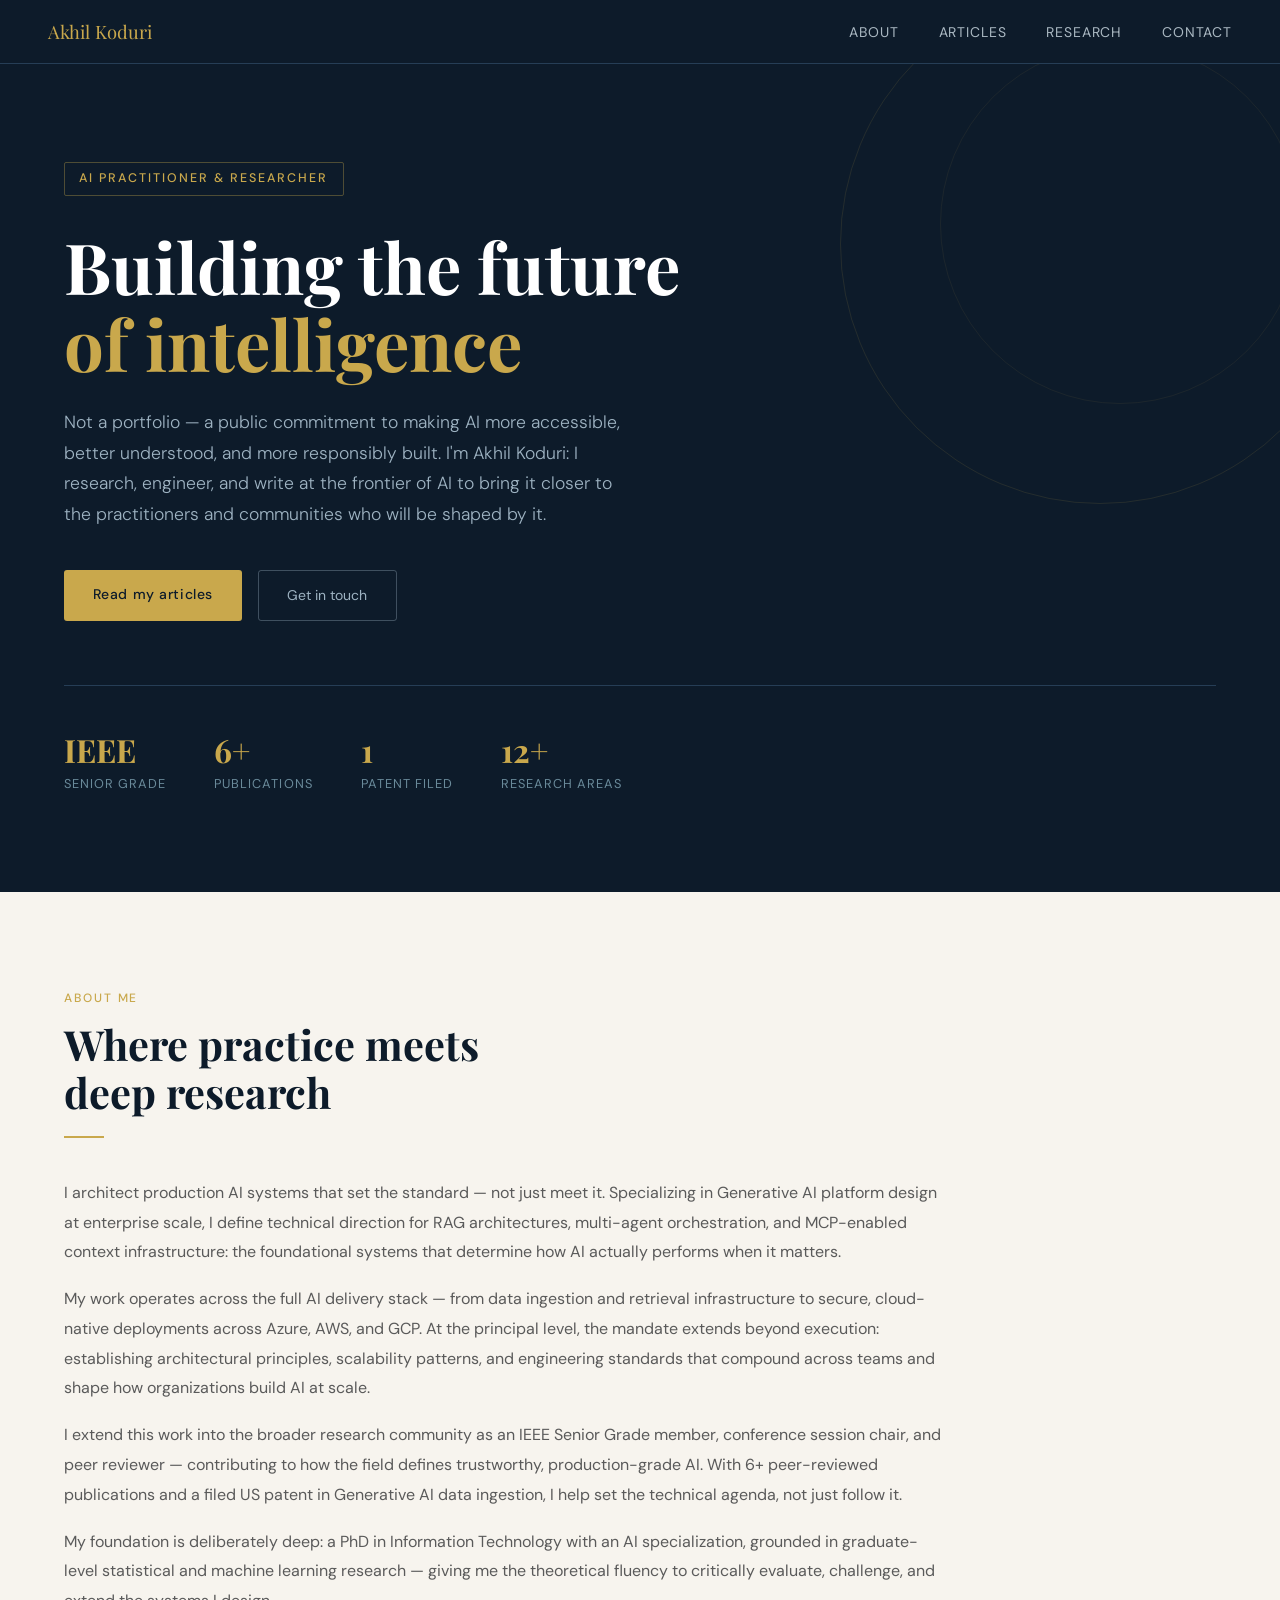
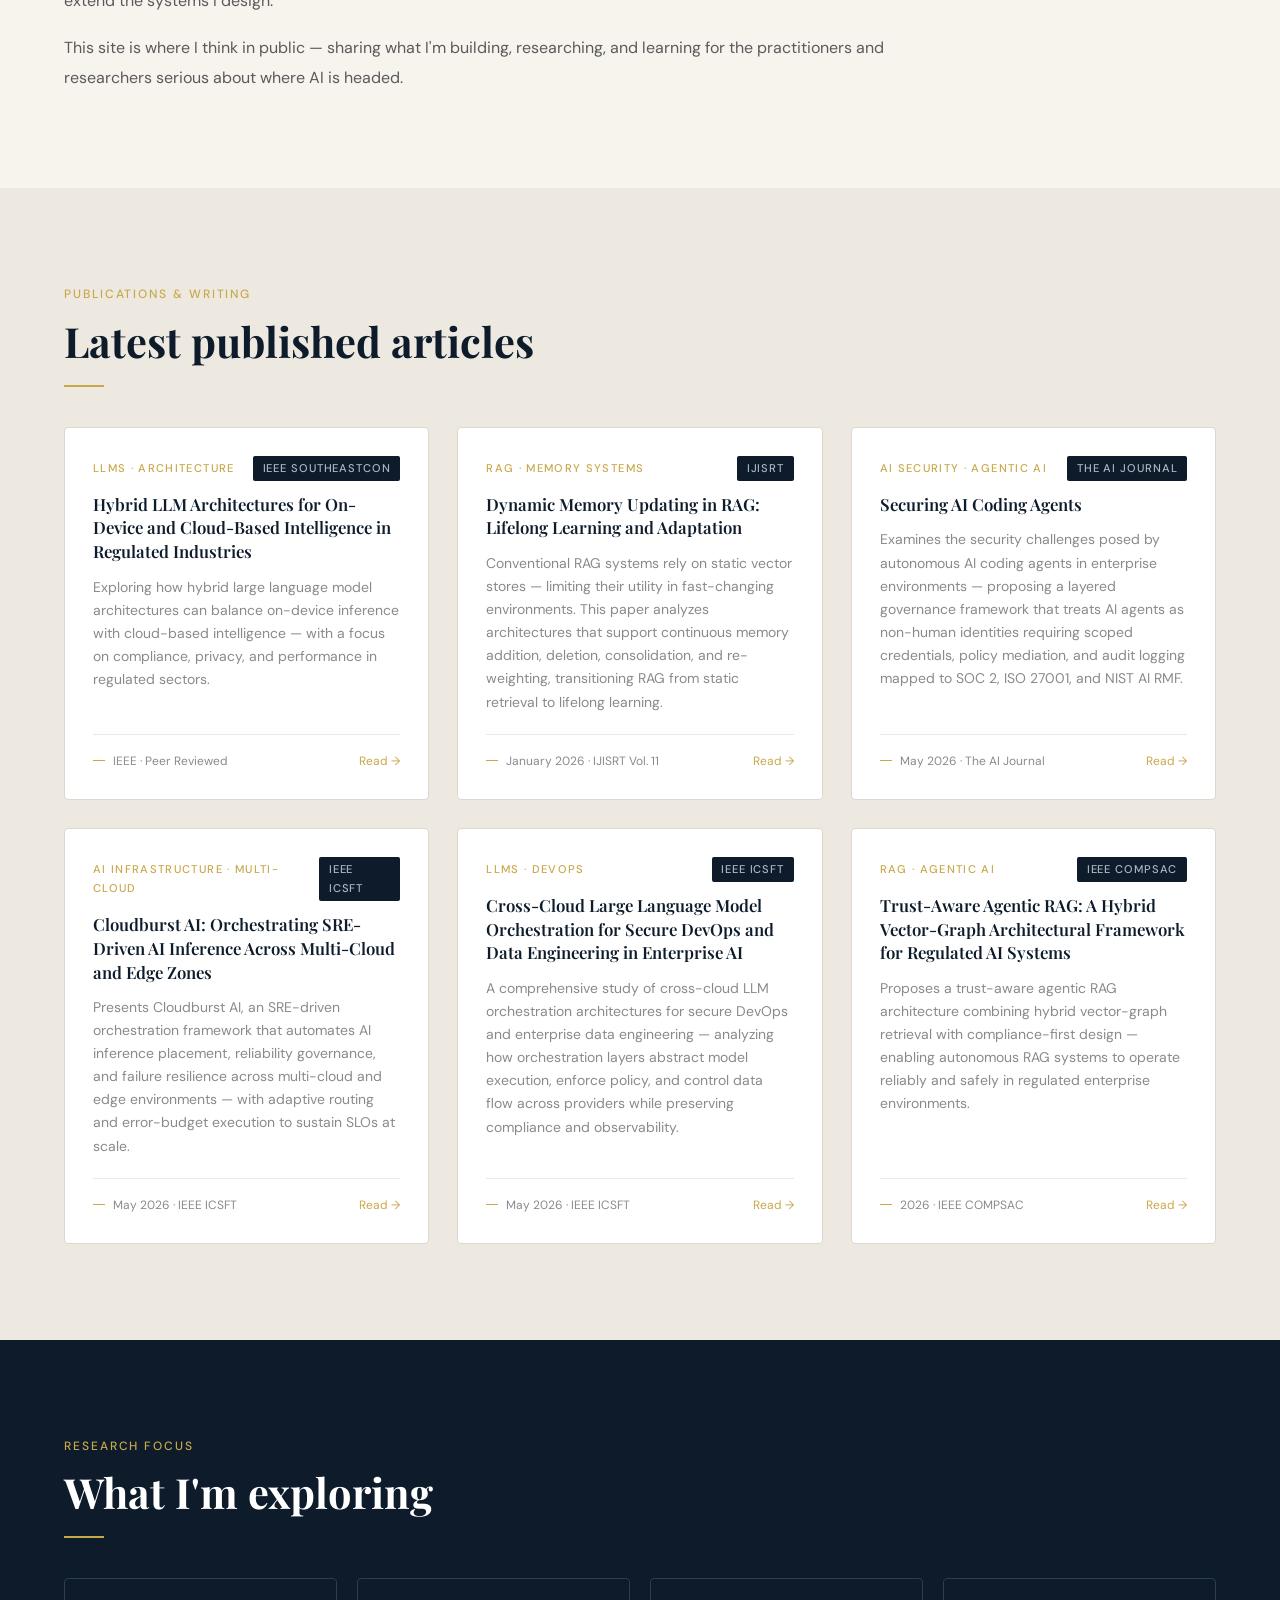
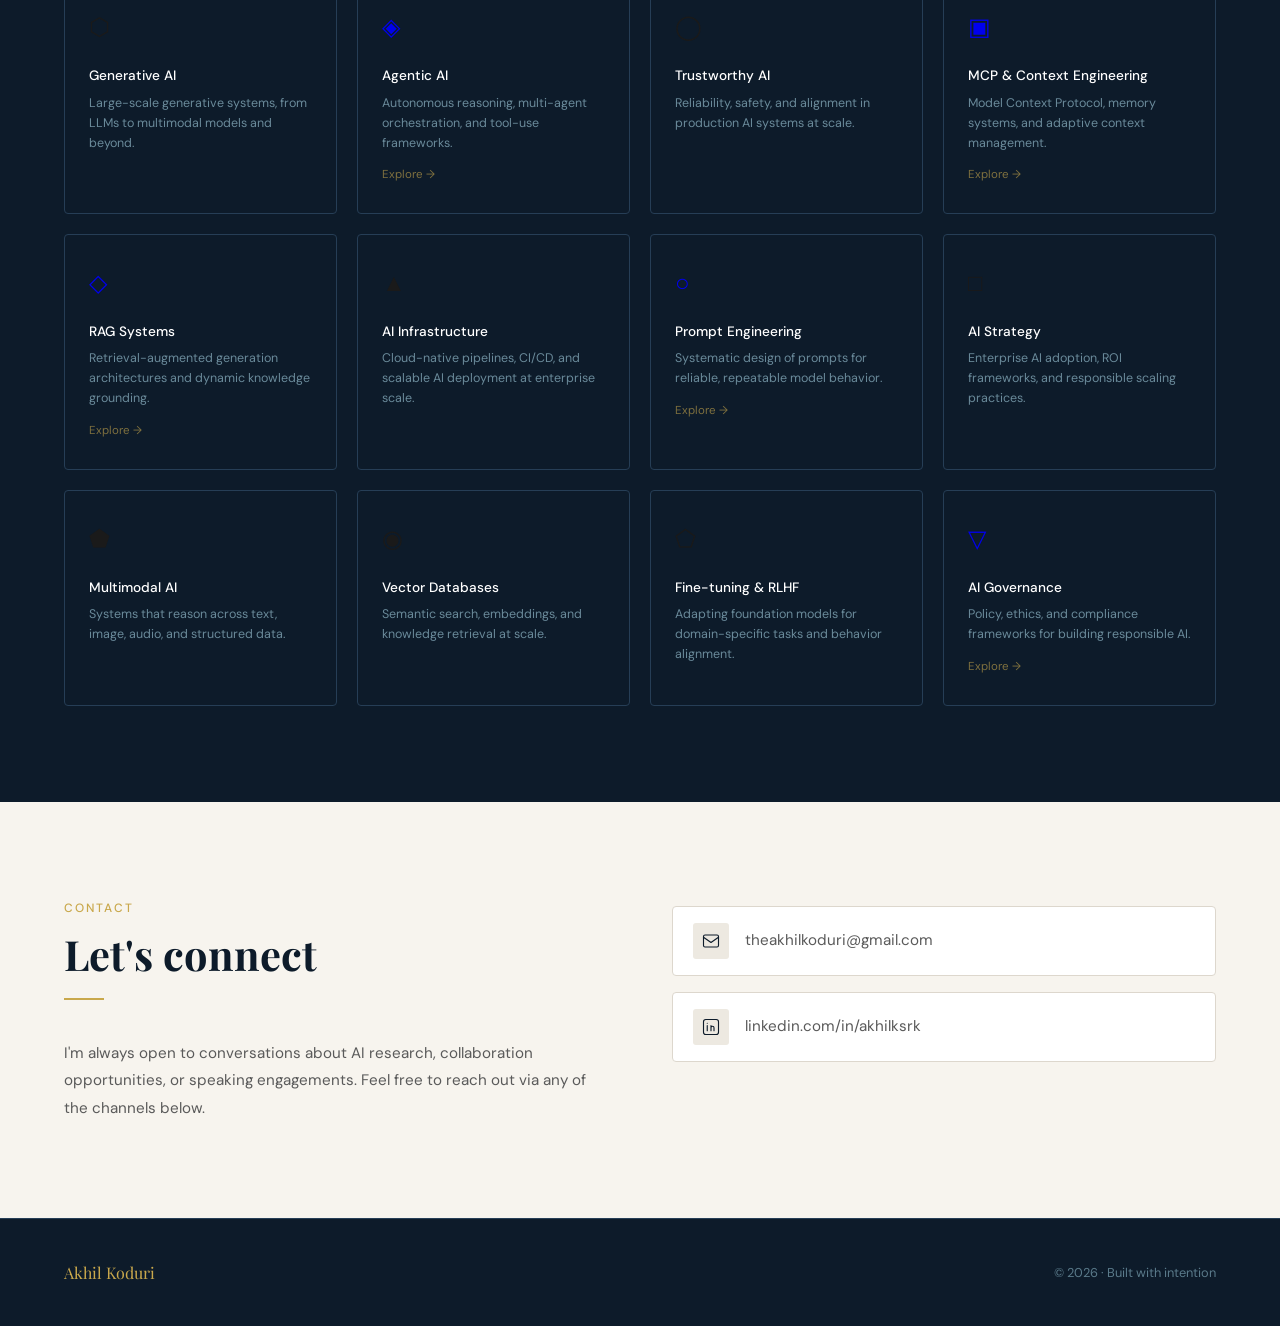
<file: index.html>
<!DOCTYPE html>
<html lang="en">
<head>
  <meta charset="UTF-8" />
  <meta name="viewport" content="width=device-width, initial-scale=1.0" />
  <title>Akhil Koduri — AI Practitioner & Researcher</title>
  <link rel="preconnect" href="https://fonts.googleapis.com" />
  <link rel="preconnect" href="https://fonts.gstatic.com" crossorigin />
  <link href="https://fonts.googleapis.com/css2?family=Playfair+Display:wght@400;600;700&family=DM+Sans:wght@300;400;500&display=swap" rel="stylesheet" />
  <link rel="stylesheet" href="style.css" />
</head>
<body>

  <!-- NAV -->
  <nav>
    <a href="#" class="nav-logo">Akhil Koduri</a>
    <ul class="nav-links">
      <li><a href="#about">About</a></li>
      <li><a href="#articles">Articles</a></li>
      <li><a href="#research">Research</a></li>
      <li><a href="#contact">Contact</a></li>
    </ul>
  </nav>

  <!-- HERO -->
  <section class="hero">
    <div class="hero-inner">
      <span class="hero-eyebrow" id="hero-eyebrow"></span>
      <h1 id="hero-heading"></h1>
      <p class="hero-desc" id="hero-desc"></p>
      <div class="hero-cta">
        <a href="#articles" class="btn-primary">Read my articles</a>
        <a href="#contact" class="btn-outline">Get in touch</a>
      </div>
      <div class="hero-stats" id="hero-stats"></div>
    </div>
  </section>

  <!-- ABOUT -->
  <section id="about">
    <div class="section">
      <p class="section-tag">About me</p>
      <h2 class="section-title">Where practice meets<br/>deep research</h2>
      <div class="section-rule"></div>
      <div class="about-body" id="about-bio"></div>
    </div>
  </section>

  <!-- ARTICLES -->
  <section id="articles" class="articles-section">
    <div class="articles-inner">
      <p class="section-tag">Publications &amp; Writing</p>
      <h2 class="section-title">Latest published articles</h2>
      <div class="section-rule"></div>
      <div class="article-grid" id="article-grid"></div>
    </div>
  </section>

  <!-- RESEARCH -->
  <section id="research" class="interests-section">
    <div class="interests-inner">
      <p class="section-tag">Research focus</p>
      <h2 class="section-title" style="color: var(--white);">What I'm exploring</h2>
      <div class="section-rule"></div>
      <div class="interest-tiles" id="research-tiles"></div>
    </div>
  </section>

  <!-- CONTACT -->
  <section id="contact" class="contact-section">
    <div class="contact-inner">
      <div>
        <p class="section-tag">Contact</p>
        <h2 class="section-title">Let's connect</h2>
        <div class="section-rule"></div>
        <p class="contact-note" id="contact-note"></p>
      </div>
      <div class="contact-links" id="contact-links"></div>
    </div>
  </section>

  <!-- FOOTER -->
  <footer>
    <span class="footer-logo">Akhil Koduri</span>
    <span class="footer-copy">© 2026 · Built with intention</span>
  </footer>

  <!-- Load content first, then render -->
  <script src="content.js"></script>
  <script src="render.js"></script>

</body>
</html>
</file>
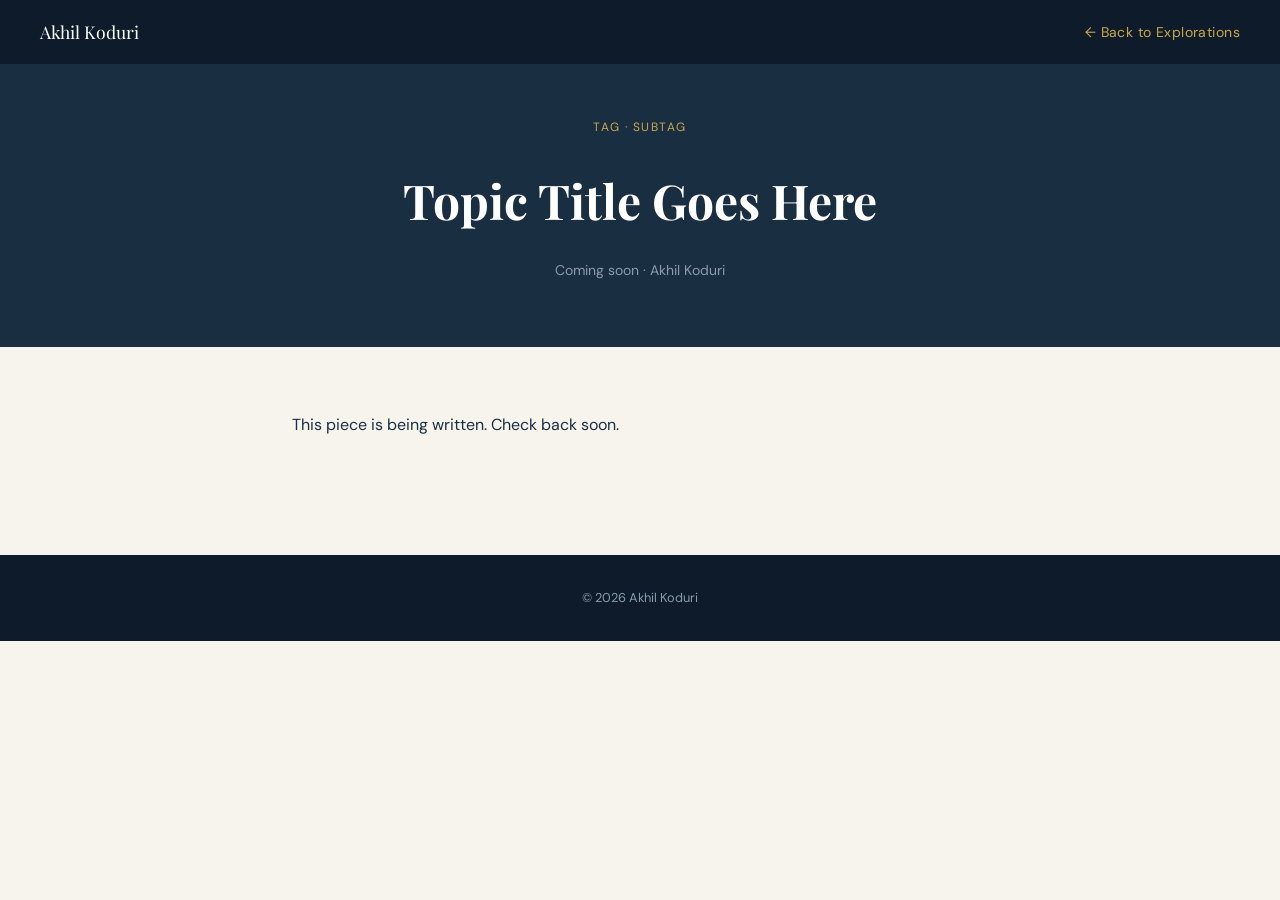
<file: explorations/_template.html>
<!DOCTYPE html>
<html lang="en">
<head>
  <meta charset="UTF-8" />
  <meta name="viewport" content="width=device-width, initial-scale=1.0" />
  <title>Topic Title — Akhil Koduri</title>
  <link rel="preconnect" href="https://fonts.googleapis.com" />
  <link rel="preconnect" href="https://fonts.gstatic.com" crossorigin />
  <link href="https://fonts.googleapis.com/css2?family=Playfair+Display:wght@400;600;700&family=DM+Sans:wght@300;400;500&display=swap" rel="stylesheet" />
  <style>
    :root {
      --navy:   #0d1b2a;
      --navy2:  #1a2e42;
      --gold:   #c9a84c;
      --cream:  #f7f4ee;
      --cream2: #ede9e1;
      --text:   #1a2e42;
      --muted:  #5a6a7a;
    }
    * { margin: 0; padding: 0; box-sizing: border-box; }
    body { font-family: 'DM Sans', sans-serif; background: var(--cream); color: var(--text); line-height: 1.75; }

    nav {
      position: fixed; top: 0; left: 0; right: 0; z-index: 100;
      background: var(--navy); padding: 0 2.5rem;
      height: 64px; display: flex; align-items: center; justify-content: space-between;
    }
    .nav-logo { color: #fff; font-family: 'Playfair Display', serif; font-size: 1.1rem; text-decoration: none; }
    .nav-back  { color: var(--gold); font-size: 0.875rem; text-decoration: none; letter-spacing: 0.03em; }
    .nav-back:hover { text-decoration: underline; }

    .article-header {
      background: var(--navy2);
      padding: 7rem 2.5rem 4rem;
      text-align: center;
    }
    .article-tag {
      display: inline-block;
      font-size: 0.75rem; letter-spacing: 0.12em; text-transform: uppercase;
      color: var(--gold); margin-bottom: 1.25rem;
    }
    .article-header h1 {
      font-family: 'Playfair Display', serif;
      font-size: clamp(1.75rem, 4vw, 3rem);
      color: #fff; max-width: 800px; margin: 0 auto 1rem;
    }
    .article-header .meta { color: #8a9bac; font-size: 0.875rem; }

    .article-body {
      max-width: 760px; margin: 0 auto;
      padding: 4rem 2rem 6rem;
    }
    .article-body h2 {
      font-family: 'Playfair Display', serif;
      font-size: 1.5rem; margin: 2.5rem 0 1rem; color: var(--navy);
    }
    .article-body p  { margin-bottom: 1.25rem; color: var(--text); }
    .article-body ul { padding-left: 1.5rem; margin-bottom: 1.25rem; }
    .article-body li { margin-bottom: 0.5rem; }

    footer {
      background: var(--navy); color: #8a9bac;
      text-align: center; padding: 2rem;
      font-size: 0.8rem;
    }
  </style>
</head>
<body>

  <nav>
    <a href="../index.html" class="nav-logo">Akhil Koduri</a>
    <a href="../index.html#explorations" class="nav-back">← Back to Explorations</a>
  </nav>

  <header class="article-header">
    <span class="article-tag">Tag · Subtag</span>
    <h1>Topic Title Goes Here</h1>
    <p class="meta">Coming soon · Akhil Koduri</p>
  </header>

  <main class="article-body">
    <!-- Add your content here -->
    <p>This piece is being written. Check back soon.</p>
  </main>

  <footer>© 2026 Akhil Koduri</footer>

</body>
</html>
</file>
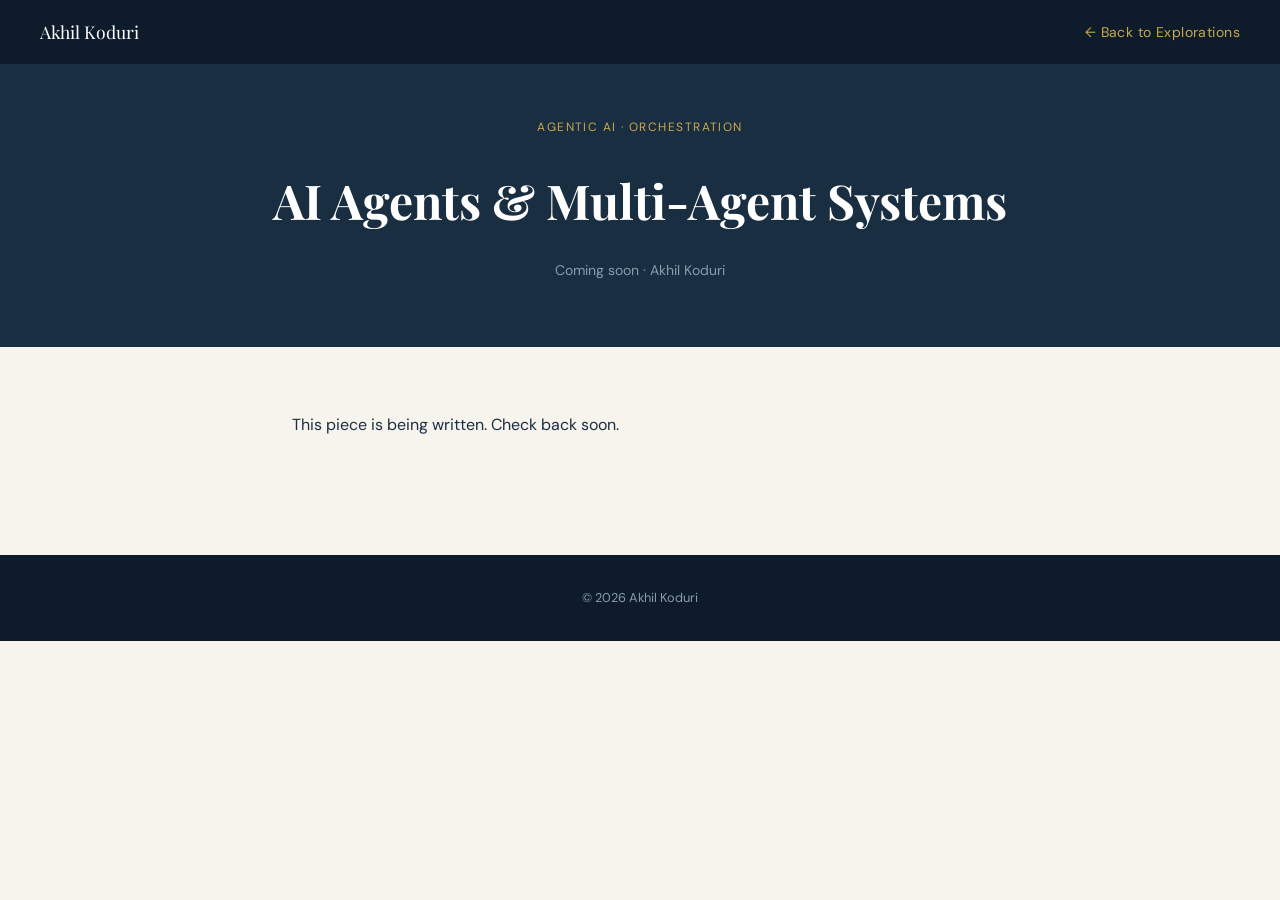
<file: explorations/agents.html>
<!DOCTYPE html>
<html lang="en">
<head>
  <meta charset="UTF-8" />
  <meta name="viewport" content="width=device-width, initial-scale=1.0" />
  <title>AI Agents — Akhil Koduri</title>
  <link rel="preconnect" href="https://fonts.googleapis.com" />
  <link rel="preconnect" href="https://fonts.gstatic.com" crossorigin />
  <link href="https://fonts.googleapis.com/css2?family=Playfair+Display:wght@400;600;700&family=DM+Sans:wght@300;400;500&display=swap" rel="stylesheet" />
  <style>
    :root { --navy:#0d1b2a; --navy2:#1a2e42; --gold:#c9a84c; --cream:#f7f4ee; --text:#1a2e42; }
    * { margin:0; padding:0; box-sizing:border-box; }
    body { font-family:'DM Sans',sans-serif; background:var(--cream); color:var(--text); line-height:1.75; }
    nav { position:fixed; top:0; left:0; right:0; z-index:100; background:var(--navy); padding:0 2.5rem; height:64px; display:flex; align-items:center; justify-content:space-between; }
    .nav-logo { color:#fff; font-family:'Playfair Display',serif; font-size:1.1rem; text-decoration:none; }
    .nav-back  { color:var(--gold); font-size:0.875rem; text-decoration:none; letter-spacing:0.03em; }
    .nav-back:hover { text-decoration:underline; }
    .article-header { background:var(--navy2); padding:7rem 2.5rem 4rem; text-align:center; }
    .article-tag { display:inline-block; font-size:0.75rem; letter-spacing:0.12em; text-transform:uppercase; color:var(--gold); margin-bottom:1.25rem; }
    .article-header h1 { font-family:'Playfair Display',serif; font-size:clamp(1.75rem,4vw,3rem); color:#fff; max-width:800px; margin:0 auto 1rem; }
    .article-header .meta { color:#8a9bac; font-size:0.875rem; }
    .article-body { max-width:760px; margin:0 auto; padding:4rem 2rem 6rem; }
    .article-body h2 { font-family:'Playfair Display',serif; font-size:1.5rem; margin:2.5rem 0 1rem; color:var(--navy); }
    .article-body p { margin-bottom:1.25rem; }
    .article-body ul { padding-left:1.5rem; margin-bottom:1.25rem; }
    .article-body li { margin-bottom:0.5rem; }
    footer { background:var(--navy); color:#8a9bac; text-align:center; padding:2rem; font-size:0.8rem; }
  </style>
</head>
<body>
  <nav>
    <a href="../index.html" class="nav-logo">Akhil Koduri</a>
    <a href="../index.html#explorations" class="nav-back">← Back to Explorations</a>
  </nav>
  <header class="article-header">
    <span class="article-tag">Agentic AI · Orchestration</span>
    <h1>AI Agents & Multi-Agent Systems</h1>
    <p class="meta">Coming soon · Akhil Koduri</p>
  </header>
  <main class="article-body">
    <!-- Add your content here -->
    <p>This piece is being written. Check back soon.</p>
  </main>
  <footer>© 2026 Akhil Koduri</footer>
</body>
</html>
</file>
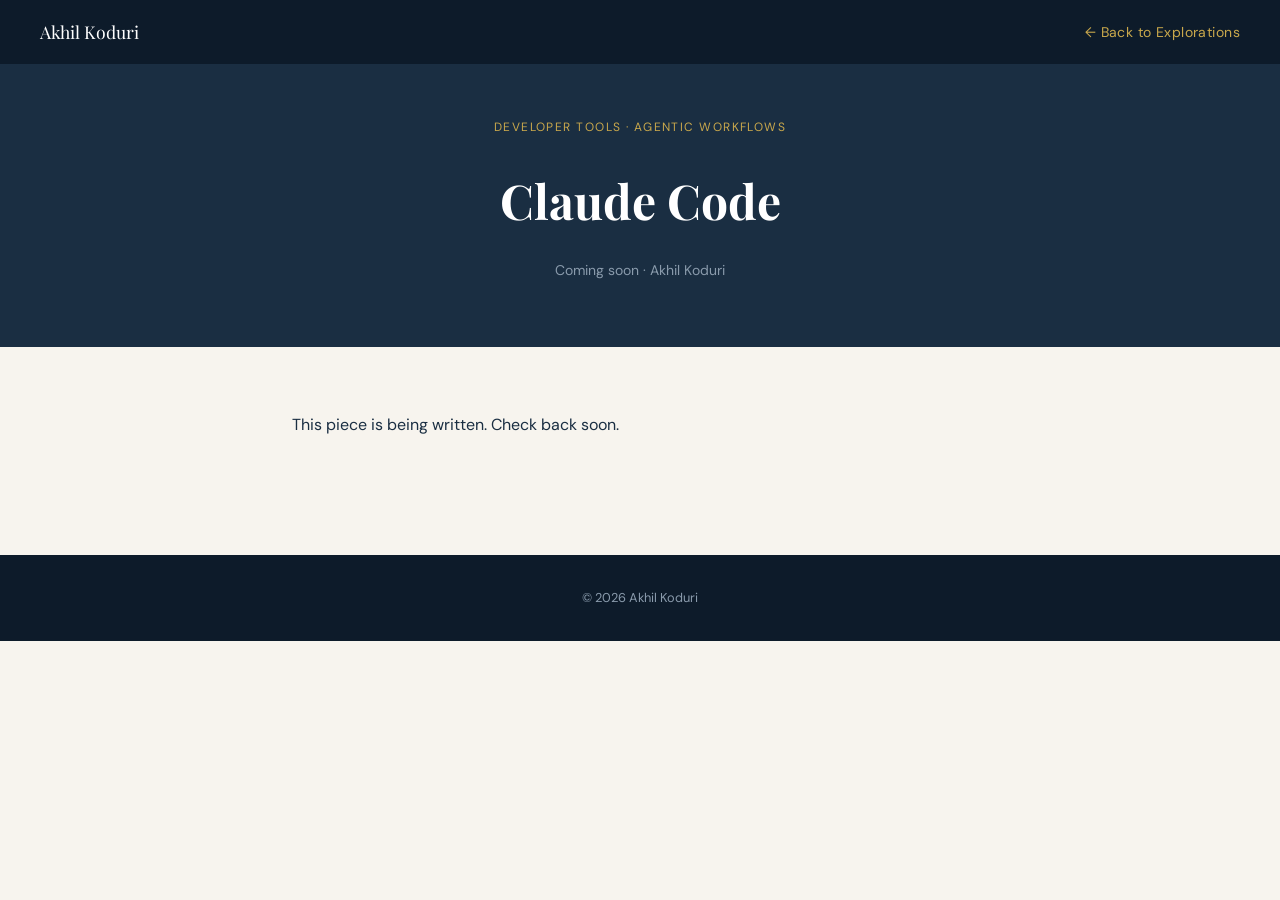
<file: explorations/claude-code.html>
<!DOCTYPE html>
<html lang="en">
<head>
  <meta charset="UTF-8" />
  <meta name="viewport" content="width=device-width, initial-scale=1.0" />
  <title>Claude Code — Akhil Koduri</title>
  <link rel="preconnect" href="https://fonts.googleapis.com" />
  <link rel="preconnect" href="https://fonts.gstatic.com" crossorigin />
  <link href="https://fonts.googleapis.com/css2?family=Playfair+Display:wght@400;600;700&family=DM+Sans:wght@300;400;500&display=swap" rel="stylesheet" />
  <style>
    :root { --navy:#0d1b2a; --navy2:#1a2e42; --gold:#c9a84c; --cream:#f7f4ee; --text:#1a2e42; }
    * { margin:0; padding:0; box-sizing:border-box; }
    body { font-family:'DM Sans',sans-serif; background:var(--cream); color:var(--text); line-height:1.75; }
    nav { position:fixed; top:0; left:0; right:0; z-index:100; background:var(--navy); padding:0 2.5rem; height:64px; display:flex; align-items:center; justify-content:space-between; }
    .nav-logo { color:#fff; font-family:'Playfair Display',serif; font-size:1.1rem; text-decoration:none; }
    .nav-back  { color:var(--gold); font-size:0.875rem; text-decoration:none; letter-spacing:0.03em; }
    .nav-back:hover { text-decoration:underline; }
    .article-header { background:var(--navy2); padding:7rem 2.5rem 4rem; text-align:center; }
    .article-tag { display:inline-block; font-size:0.75rem; letter-spacing:0.12em; text-transform:uppercase; color:var(--gold); margin-bottom:1.25rem; }
    .article-header h1 { font-family:'Playfair Display',serif; font-size:clamp(1.75rem,4vw,3rem); color:#fff; max-width:800px; margin:0 auto 1rem; }
    .article-header .meta { color:#8a9bac; font-size:0.875rem; }
    .article-body { max-width:760px; margin:0 auto; padding:4rem 2rem 6rem; }
    .article-body h2 { font-family:'Playfair Display',serif; font-size:1.5rem; margin:2.5rem 0 1rem; color:var(--navy); }
    .article-body p { margin-bottom:1.25rem; }
    .article-body ul { padding-left:1.5rem; margin-bottom:1.25rem; }
    .article-body li { margin-bottom:0.5rem; }
    footer { background:var(--navy); color:#8a9bac; text-align:center; padding:2rem; font-size:0.8rem; }
  </style>
</head>
<body>
  <nav>
    <a href="../index.html" class="nav-logo">Akhil Koduri</a>
    <a href="../index.html#explorations" class="nav-back">← Back to Explorations</a>
  </nav>
  <header class="article-header">
    <span class="article-tag">Developer Tools · Agentic Workflows</span>
    <h1>Claude Code</h1>
    <p class="meta">Coming soon · Akhil Koduri</p>
  </header>
  <main class="article-body">
    <!-- Add your content here -->
    <p>This piece is being written. Check back soon.</p>
  </main>
  <footer>© 2026 Akhil Koduri</footer>
</body>
</html>
</file>
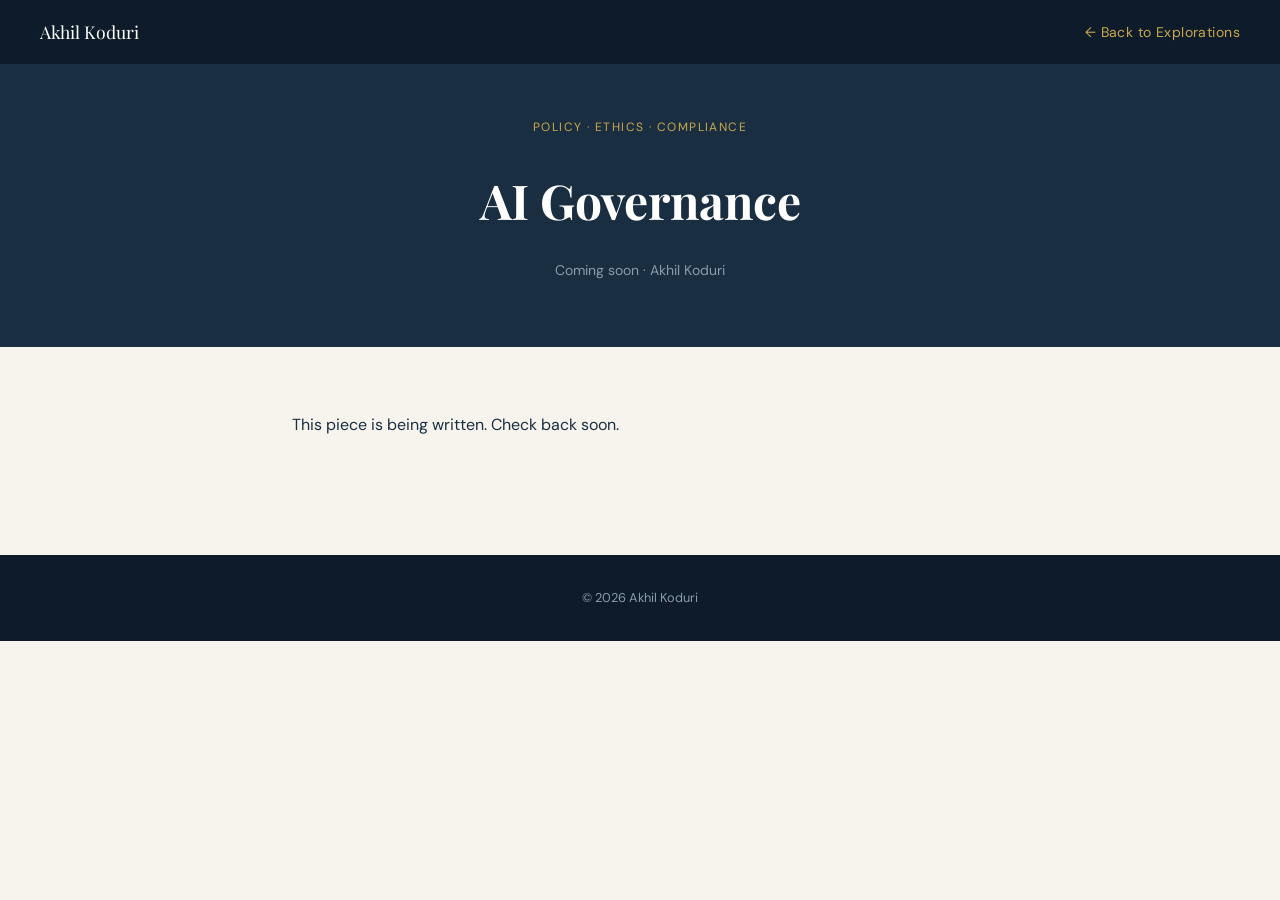
<file: explorations/governance.html>
<!DOCTYPE html>
<html lang="en">
<head>
  <meta charset="UTF-8" />
  <meta name="viewport" content="width=device-width, initial-scale=1.0" />
  <title>AI Governance — Akhil Koduri</title>
  <link rel="preconnect" href="https://fonts.googleapis.com" />
  <link rel="preconnect" href="https://fonts.gstatic.com" crossorigin />
  <link href="https://fonts.googleapis.com/css2?family=Playfair+Display:wght@400;600;700&family=DM+Sans:wght@300;400;500&display=swap" rel="stylesheet" />
  <style>
    :root { --navy:#0d1b2a; --navy2:#1a2e42; --gold:#c9a84c; --cream:#f7f4ee; --text:#1a2e42; }
    * { margin:0; padding:0; box-sizing:border-box; }
    body { font-family:'DM Sans',sans-serif; background:var(--cream); color:var(--text); line-height:1.75; }
    nav { position:fixed; top:0; left:0; right:0; z-index:100; background:var(--navy); padding:0 2.5rem; height:64px; display:flex; align-items:center; justify-content:space-between; }
    .nav-logo { color:#fff; font-family:'Playfair Display',serif; font-size:1.1rem; text-decoration:none; }
    .nav-back  { color:var(--gold); font-size:0.875rem; text-decoration:none; letter-spacing:0.03em; }
    .nav-back:hover { text-decoration:underline; }
    .article-header { background:var(--navy2); padding:7rem 2.5rem 4rem; text-align:center; }
    .article-tag { display:inline-block; font-size:0.75rem; letter-spacing:0.12em; text-transform:uppercase; color:var(--gold); margin-bottom:1.25rem; }
    .article-header h1 { font-family:'Playfair Display',serif; font-size:clamp(1.75rem,4vw,3rem); color:#fff; max-width:800px; margin:0 auto 1rem; }
    .article-header .meta { color:#8a9bac; font-size:0.875rem; }
    .article-body { max-width:760px; margin:0 auto; padding:4rem 2rem 6rem; }
    .article-body h2 { font-family:'Playfair Display',serif; font-size:1.5rem; margin:2.5rem 0 1rem; color:var(--navy); }
    .article-body p { margin-bottom:1.25rem; }
    .article-body ul { padding-left:1.5rem; margin-bottom:1.25rem; }
    .article-body li { margin-bottom:0.5rem; }
    footer { background:var(--navy); color:#8a9bac; text-align:center; padding:2rem; font-size:0.8rem; }
  </style>
</head>
<body>
  <nav>
    <a href="../index.html" class="nav-logo">Akhil Koduri</a>
    <a href="../index.html#explorations" class="nav-back">← Back to Explorations</a>
  </nav>
  <header class="article-header">
    <span class="article-tag">Policy · Ethics · Compliance</span>
    <h1>AI Governance</h1>
    <p class="meta">Coming soon · Akhil Koduri</p>
  </header>
  <main class="article-body">
    <!-- Add your content here -->
    <p>This piece is being written. Check back soon.</p>
  </main>
  <footer>© 2026 Akhil Koduri</footer>
</body>
</html>
</file>
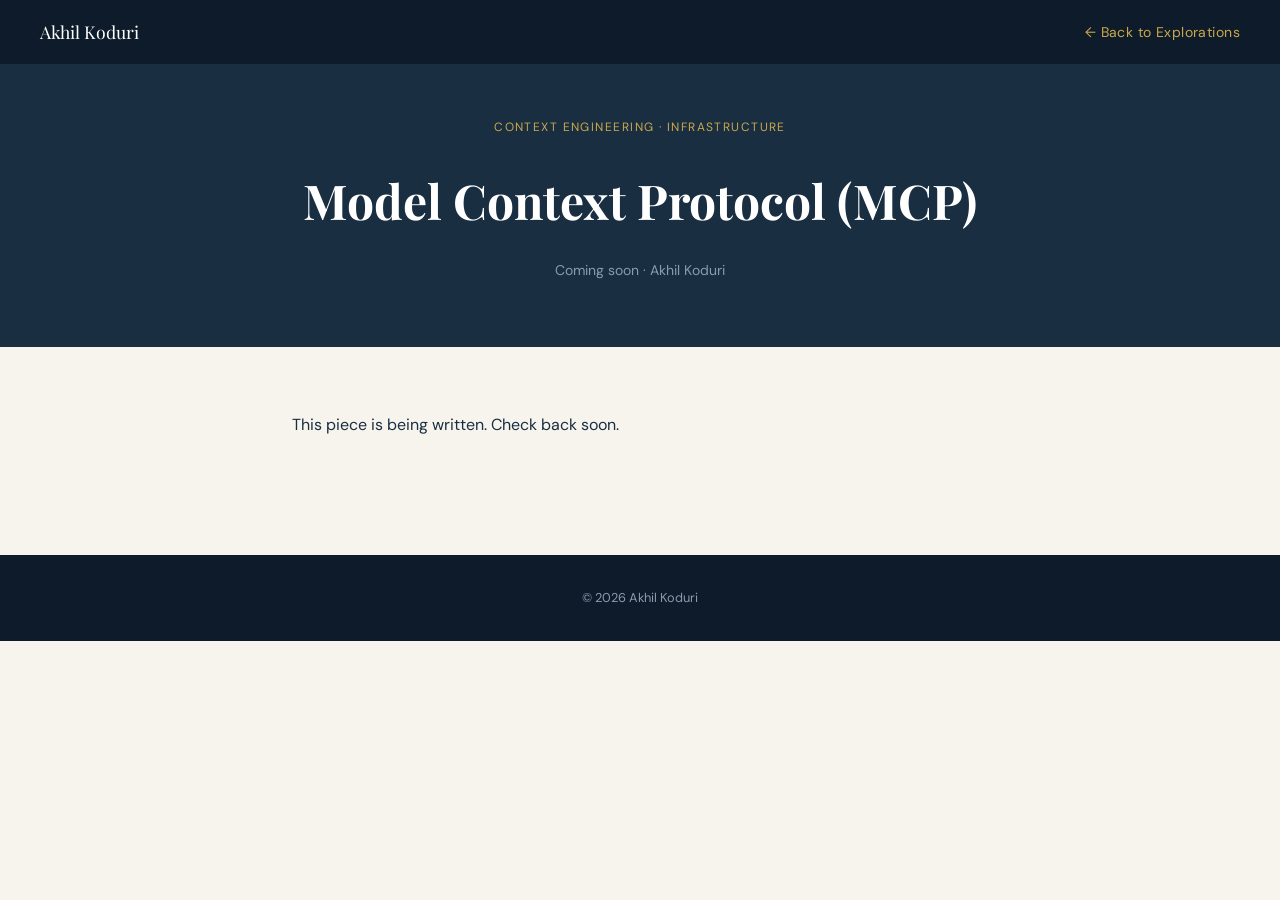
<file: explorations/mcp.html>
<!DOCTYPE html>
<html lang="en">
<head>
  <meta charset="UTF-8" />
  <meta name="viewport" content="width=device-width, initial-scale=1.0" />
  <title>Model Context Protocol — Akhil Koduri</title>
  <link rel="preconnect" href="https://fonts.googleapis.com" />
  <link rel="preconnect" href="https://fonts.gstatic.com" crossorigin />
  <link href="https://fonts.googleapis.com/css2?family=Playfair+Display:wght@400;600;700&family=DM+Sans:wght@300;400;500&display=swap" rel="stylesheet" />
  <style>
    :root { --navy:#0d1b2a; --navy2:#1a2e42; --gold:#c9a84c; --cream:#f7f4ee; --text:#1a2e42; --muted:#5a6a7a; }
    * { margin:0; padding:0; box-sizing:border-box; }
    body { font-family:'DM Sans',sans-serif; background:var(--cream); color:var(--text); line-height:1.75; }
    nav { position:fixed; top:0; left:0; right:0; z-index:100; background:var(--navy); padding:0 2.5rem; height:64px; display:flex; align-items:center; justify-content:space-between; }
    .nav-logo { color:#fff; font-family:'Playfair Display',serif; font-size:1.1rem; text-decoration:none; }
    .nav-back  { color:var(--gold); font-size:0.875rem; text-decoration:none; letter-spacing:0.03em; }
    .nav-back:hover { text-decoration:underline; }
    .article-header { background:var(--navy2); padding:7rem 2.5rem 4rem; text-align:center; }
    .article-tag { display:inline-block; font-size:0.75rem; letter-spacing:0.12em; text-transform:uppercase; color:var(--gold); margin-bottom:1.25rem; }
    .article-header h1 { font-family:'Playfair Display',serif; font-size:clamp(1.75rem,4vw,3rem); color:#fff; max-width:800px; margin:0 auto 1rem; }
    .article-header .meta { color:#8a9bac; font-size:0.875rem; }
    .article-body { max-width:760px; margin:0 auto; padding:4rem 2rem 6rem; }
    .article-body h2 { font-family:'Playfair Display',serif; font-size:1.5rem; margin:2.5rem 0 1rem; color:var(--navy); }
    .article-body p { margin-bottom:1.25rem; }
    .article-body ul { padding-left:1.5rem; margin-bottom:1.25rem; }
    .article-body li { margin-bottom:0.5rem; }
    footer { background:var(--navy); color:#8a9bac; text-align:center; padding:2rem; font-size:0.8rem; }
  </style>
</head>
<body>
  <nav>
    <a href="../index.html" class="nav-logo">Akhil Koduri</a>
    <a href="../index.html#explorations" class="nav-back">← Back to Explorations</a>
  </nav>
  <header class="article-header">
    <span class="article-tag">Context Engineering · Infrastructure</span>
    <h1>Model Context Protocol (MCP)</h1>
    <p class="meta">Coming soon · Akhil Koduri</p>
  </header>
  <main class="article-body">
    <!-- Add your content here -->
    <p>This piece is being written. Check back soon.</p>
  </main>
  <footer>© 2026 Akhil Koduri</footer>
</body>
</html>
</file>
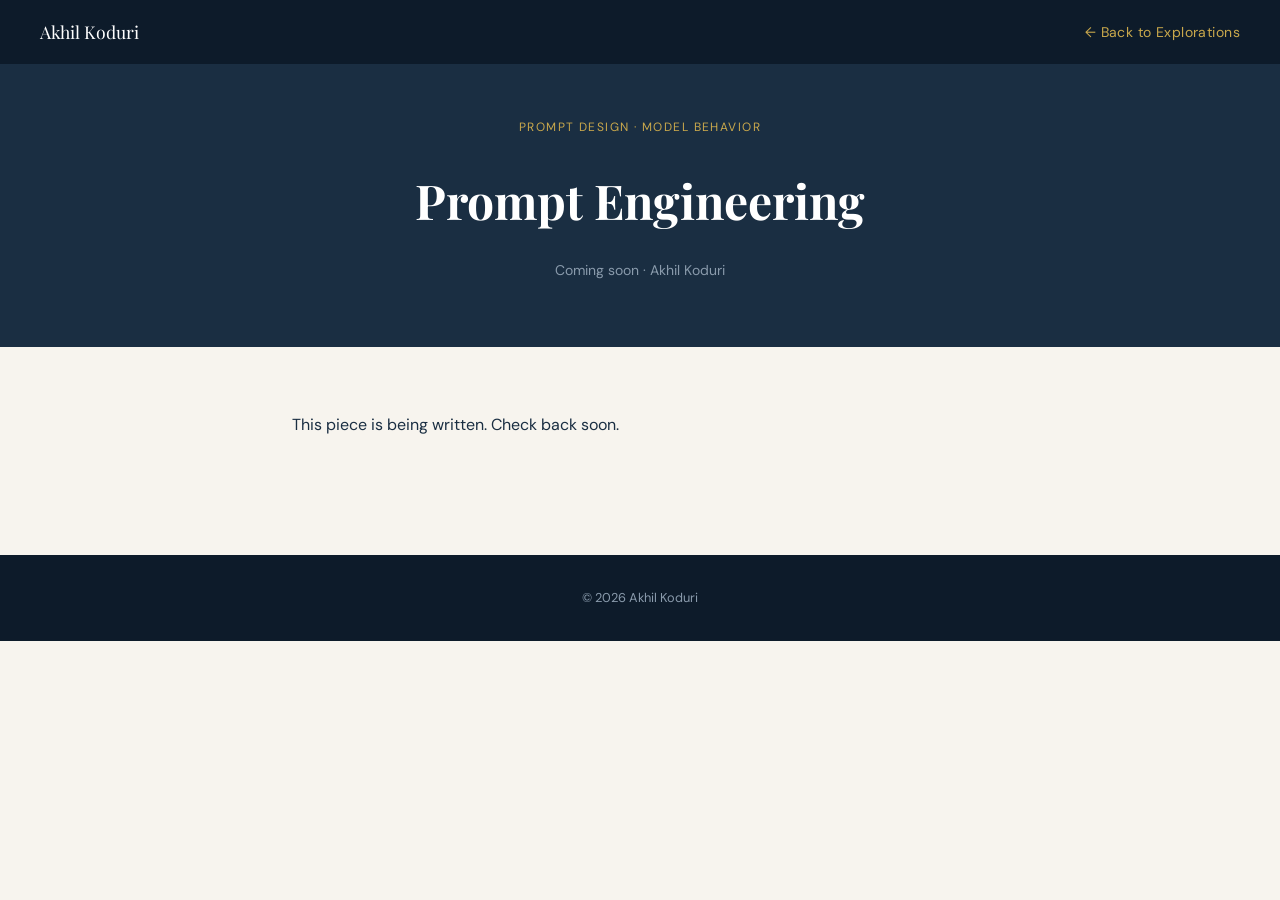
<file: explorations/prompt-engineering.html>
<!DOCTYPE html>
<html lang="en">
<head>
  <meta charset="UTF-8" />
  <meta name="viewport" content="width=device-width, initial-scale=1.0" />
  <title>Prompt Engineering — Akhil Koduri</title>
  <link rel="preconnect" href="https://fonts.googleapis.com" />
  <link rel="preconnect" href="https://fonts.gstatic.com" crossorigin />
  <link href="https://fonts.googleapis.com/css2?family=Playfair+Display:wght@400;600;700&family=DM+Sans:wght@300;400;500&display=swap" rel="stylesheet" />
  <style>
    :root { --navy:#0d1b2a; --navy2:#1a2e42; --gold:#c9a84c; --cream:#f7f4ee; --text:#1a2e42; }
    * { margin:0; padding:0; box-sizing:border-box; }
    body { font-family:'DM Sans',sans-serif; background:var(--cream); color:var(--text); line-height:1.75; }
    nav { position:fixed; top:0; left:0; right:0; z-index:100; background:var(--navy); padding:0 2.5rem; height:64px; display:flex; align-items:center; justify-content:space-between; }
    .nav-logo { color:#fff; font-family:'Playfair Display',serif; font-size:1.1rem; text-decoration:none; }
    .nav-back  { color:var(--gold); font-size:0.875rem; text-decoration:none; letter-spacing:0.03em; }
    .nav-back:hover { text-decoration:underline; }
    .article-header { background:var(--navy2); padding:7rem 2.5rem 4rem; text-align:center; }
    .article-tag { display:inline-block; font-size:0.75rem; letter-spacing:0.12em; text-transform:uppercase; color:var(--gold); margin-bottom:1.25rem; }
    .article-header h1 { font-family:'Playfair Display',serif; font-size:clamp(1.75rem,4vw,3rem); color:#fff; max-width:800px; margin:0 auto 1rem; }
    .article-header .meta { color:#8a9bac; font-size:0.875rem; }
    .article-body { max-width:760px; margin:0 auto; padding:4rem 2rem 6rem; }
    .article-body h2 { font-family:'Playfair Display',serif; font-size:1.5rem; margin:2.5rem 0 1rem; color:var(--navy); }
    .article-body p { margin-bottom:1.25rem; }
    .article-body ul { padding-left:1.5rem; margin-bottom:1.25rem; }
    .article-body li { margin-bottom:0.5rem; }
    footer { background:var(--navy); color:#8a9bac; text-align:center; padding:2rem; font-size:0.8rem; }
  </style>
</head>
<body>
  <nav>
    <a href="../index.html" class="nav-logo">Akhil Koduri</a>
    <a href="../index.html#explorations" class="nav-back">← Back to Explorations</a>
  </nav>
  <header class="article-header">
    <span class="article-tag">Prompt Design · Model Behavior</span>
    <h1>Prompt Engineering</h1>
    <p class="meta">Coming soon · Akhil Koduri</p>
  </header>
  <main class="article-body">
    <!-- Add your content here -->
    <p>This piece is being written. Check back soon.</p>
  </main>
  <footer>© 2026 Akhil Koduri</footer>
</body>
</html>
</file>
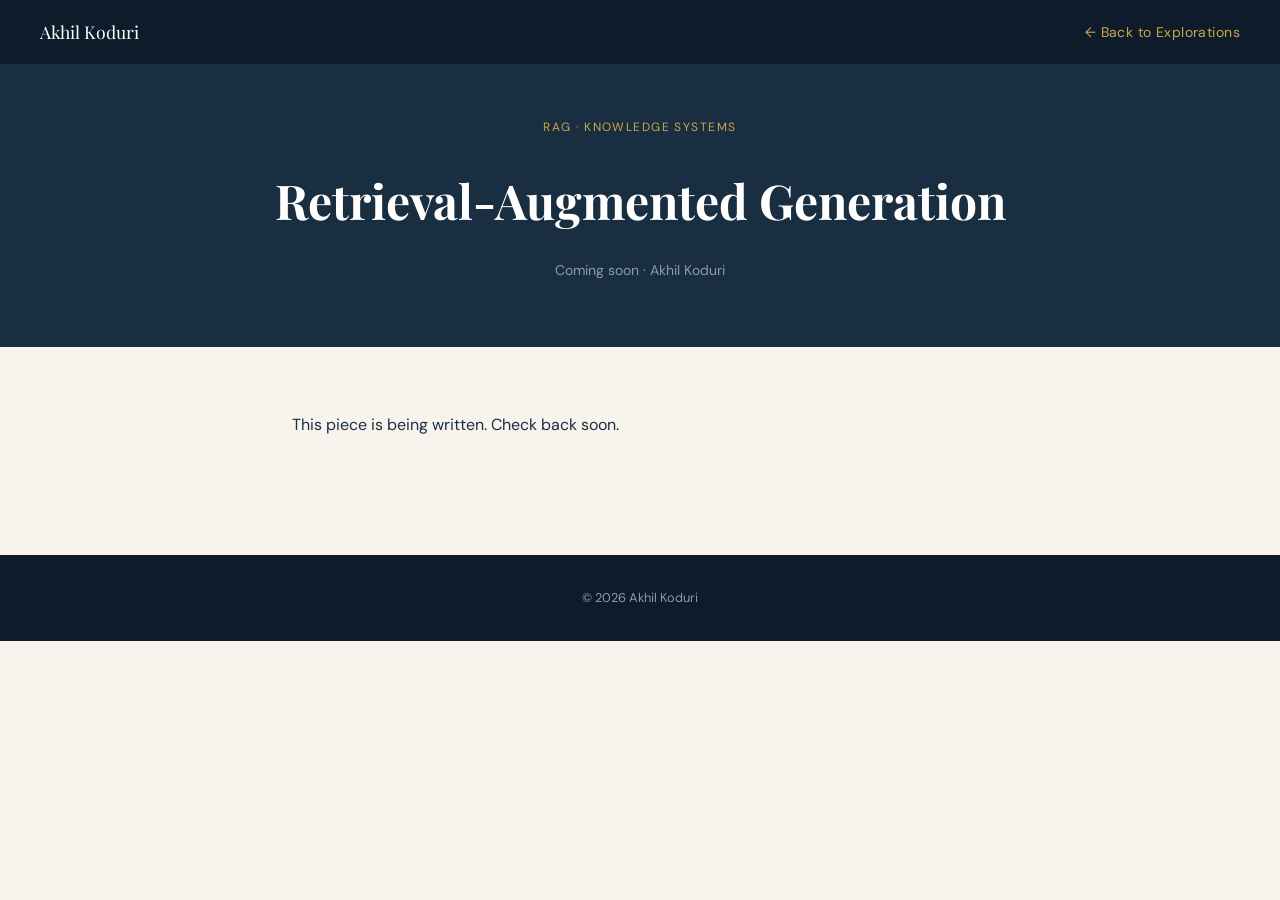
<file: explorations/rag.html>
<!DOCTYPE html>
<html lang="en">
<head>
  <meta charset="UTF-8" />
  <meta name="viewport" content="width=device-width, initial-scale=1.0" />
  <title>RAG Systems — Akhil Koduri</title>
  <link rel="preconnect" href="https://fonts.googleapis.com" />
  <link rel="preconnect" href="https://fonts.gstatic.com" crossorigin />
  <link href="https://fonts.googleapis.com/css2?family=Playfair+Display:wght@400;600;700&family=DM+Sans:wght@300;400;500&display=swap" rel="stylesheet" />
  <style>
    :root { --navy:#0d1b2a; --navy2:#1a2e42; --gold:#c9a84c; --cream:#f7f4ee; --text:#1a2e42; }
    * { margin:0; padding:0; box-sizing:border-box; }
    body { font-family:'DM Sans',sans-serif; background:var(--cream); color:var(--text); line-height:1.75; }
    nav { position:fixed; top:0; left:0; right:0; z-index:100; background:var(--navy); padding:0 2.5rem; height:64px; display:flex; align-items:center; justify-content:space-between; }
    .nav-logo { color:#fff; font-family:'Playfair Display',serif; font-size:1.1rem; text-decoration:none; }
    .nav-back  { color:var(--gold); font-size:0.875rem; text-decoration:none; letter-spacing:0.03em; }
    .nav-back:hover { text-decoration:underline; }
    .article-header { background:var(--navy2); padding:7rem 2.5rem 4rem; text-align:center; }
    .article-tag { display:inline-block; font-size:0.75rem; letter-spacing:0.12em; text-transform:uppercase; color:var(--gold); margin-bottom:1.25rem; }
    .article-header h1 { font-family:'Playfair Display',serif; font-size:clamp(1.75rem,4vw,3rem); color:#fff; max-width:800px; margin:0 auto 1rem; }
    .article-header .meta { color:#8a9bac; font-size:0.875rem; }
    .article-body { max-width:760px; margin:0 auto; padding:4rem 2rem 6rem; }
    .article-body h2 { font-family:'Playfair Display',serif; font-size:1.5rem; margin:2.5rem 0 1rem; color:var(--navy); }
    .article-body p { margin-bottom:1.25rem; }
    .article-body ul { padding-left:1.5rem; margin-bottom:1.25rem; }
    .article-body li { margin-bottom:0.5rem; }
    footer { background:var(--navy); color:#8a9bac; text-align:center; padding:2rem; font-size:0.8rem; }
  </style>
</head>
<body>
  <nav>
    <a href="../index.html" class="nav-logo">Akhil Koduri</a>
    <a href="../index.html#explorations" class="nav-back">← Back to Explorations</a>
  </nav>
  <header class="article-header">
    <span class="article-tag">RAG · Knowledge Systems</span>
    <h1>Retrieval-Augmented Generation</h1>
    <p class="meta">Coming soon · Akhil Koduri</p>
  </header>
  <main class="article-body">
    <!-- Add your content here -->
    <p>This piece is being written. Check back soon.</p>
  </main>
  <footer>© 2026 Akhil Koduri</footer>
</body>
</html>
</file>
<file: style.css>
/* ============================================================
   AKHIL KODURI — STYLES
   Edit fonts, colors, and spacing here.
   ============================================================ */

*, *::before, *::after { box-sizing: border-box; margin: 0; padding: 0; }

:root {
  --navy:       #0d1b2a;
  --navy-mid:   #1a2e42;
  --navy-light: #263e56;
  --gold:       #c9a84c;
  --gold-light: #e8c97a;
  --cream:      #f7f4ee;
  --cream-dark: #ede9e1;
  --text-main:  #1a1a1a;
  --text-muted: #5a5a5a;
  --text-light: #8a8a8a;
  --white:      #ffffff;
}

html { scroll-behavior: smooth; }

body {
  font-family: 'DM Sans', sans-serif;
  background: var(--cream);
  color: var(--text-main);
  line-height: 1.7;
  font-size: 16px;
}

/* ── NAV ── */
nav {
  position: fixed;
  top: 0; left: 0; right: 0;
  z-index: 100;
  background: var(--navy);
  padding: 0 3rem;
  height: 64px;
  display: flex;
  align-items: center;
  justify-content: space-between;
  border-bottom: 1px solid var(--navy-light);
}

.nav-logo {
  font-family: 'Playfair Display', serif;
  font-size: 1.15rem;
  color: var(--gold);
  text-decoration: none;
}

.nav-links { display: flex; gap: 2.5rem; list-style: none; }

.nav-links a {
  color: #aab8c2;
  text-decoration: none;
  font-size: 0.875rem;
  letter-spacing: 0.06em;
  text-transform: uppercase;
  transition: color 0.2s;
}

.nav-links a:hover { color: var(--gold); }

/* ── HERO ── */
.hero {
  margin-top: 64px;
  background: var(--navy);
  min-height: 92vh;
  display: flex;
  align-items: center;
  position: relative;
  overflow: hidden;
}

.hero::before {
  content: '';
  position: absolute;
  top: -80px; right: -80px;
  width: 520px; height: 520px;
  border-radius: 50%;
  border: 1px solid rgba(201, 168, 76, 0.12);
}

.hero::after {
  content: '';
  position: absolute;
  top: -20px; right: -20px;
  width: 360px; height: 360px;
  border-radius: 50%;
  border: 1px solid rgba(201, 168, 76, 0.08);
}

.hero-inner {
  width: 100%;
  padding: 6rem clamp(3rem, 5vw, 7rem);
  position: relative;
  z-index: 1;
}

.hero-eyebrow {
  display: inline-block;
  font-size: 0.78rem;
  font-weight: 500;
  letter-spacing: 0.16em;
  text-transform: uppercase;
  color: var(--gold);
  border: 1px solid rgba(201, 168, 76, 0.35);
  padding: 0.35rem 0.9rem;
  border-radius: 2px;
  margin-bottom: 2rem;
}

.hero h1 {
  font-family: 'Playfair Display', serif;
  font-size: clamp(2.8rem, 6vw, 4.4rem);
  font-weight: 700;
  color: var(--white);
  line-height: 1.1;
  margin-bottom: 1.5rem;
}

.hero h1 span { color: var(--gold); }

.hero-desc {
  font-size: 1.1rem;
  color: #9eb3c2;
  max-width: 560px;
  line-height: 1.75;
  margin-bottom: 2.5rem;
  font-weight: 300;
}

.hero-cta { display: flex; gap: 1rem; flex-wrap: wrap; }

.btn-primary {
  display: inline-block;
  background: var(--gold);
  color: var(--navy);
  font-size: 0.875rem;
  font-weight: 500;
  letter-spacing: 0.04em;
  padding: 0.8rem 1.8rem;
  border-radius: 3px;
  text-decoration: none;
  transition: background 0.2s, transform 0.15s;
}

.btn-primary:hover { background: var(--gold-light); transform: translateY(-1px); }

.btn-outline {
  display: inline-block;
  color: #9eb3c2;
  border: 1px solid rgba(158, 179, 194, 0.35);
  font-size: 0.875rem;
  padding: 0.8rem 1.8rem;
  border-radius: 3px;
  text-decoration: none;
  transition: color 0.2s, border-color 0.2s;
}

.btn-outline:hover { color: var(--gold); border-color: rgba(201, 168, 76, 0.5); }

.hero-stats {
  display: flex;
  gap: 3rem;
  margin-top: 4rem;
  padding-top: 3rem;
  border-top: 1px solid var(--navy-light);
}

.stat-num {
  font-family: 'Playfair Display', serif;
  font-size: 2rem;
  font-weight: 700;
  color: var(--gold);
  display: block;
  line-height: 1;
}

.stat-label {
  font-size: 0.8rem;
  letter-spacing: 0.08em;
  text-transform: uppercase;
  color: #6a8a9a;
  margin-top: 0.4rem;
  display: block;
}

/* ── SHARED SECTION ── */
.section { padding: 6rem clamp(3rem, 5vw, 7rem); width: 100%; }

.section-tag {
  font-size: 0.75rem;
  font-weight: 500;
  letter-spacing: 0.16em;
  text-transform: uppercase;
  color: var(--gold);
  margin-bottom: 0.75rem;
}

.section-title {
  font-family: 'Playfair Display', serif;
  font-size: clamp(1.9rem, 4vw, 2.6rem);
  font-weight: 700;
  color: var(--navy);
  line-height: 1.15;
  margin-bottom: 1.25rem;
}

.section-rule { width: 40px; height: 2px; background: var(--gold); margin-bottom: 2.5rem; }

/* ── ABOUT ── */
#about { background: var(--cream); }

.about-body { font-size: 1rem; color: var(--text-muted); line-height: 1.85; max-width: 80ch; }
.about-body p + p { margin-top: 1.1rem; }

/* ── ARTICLES ── */
.articles-section { background: var(--cream-dark); padding: 6rem clamp(3rem, 5vw, 7rem); }
.articles-inner { width: 100%; }
.article-grid { display: grid; grid-template-columns: repeat(3, 1fr); gap: 1.75rem; }

.article-card {
  background: var(--white);
  border: 1px solid #ddd7cd;
  border-radius: 4px;
  padding: 1.75rem;
  display: flex;
  flex-direction: column;
  transition: transform 0.2s, box-shadow 0.2s;
  text-decoration: none;
  color: inherit;
}

.article-card:hover { transform: translateY(-3px); box-shadow: 0 8px 24px rgba(13,27,42,0.08); }

.article-top { display: flex; align-items: center; justify-content: space-between; margin-bottom: 0.75rem; }

.article-tag { font-size: 0.7rem; font-weight: 500; letter-spacing: 0.12em; text-transform: uppercase; color: var(--gold); }

.article-publisher {
  font-size: 0.7rem;
  font-weight: 500;
  letter-spacing: 0.08em;
  text-transform: uppercase;
  color: #aab8c2;
  background: var(--navy);
  padding: 0.2rem 0.6rem;
  border-radius: 2px;
}

.article-title {
  font-family: 'Playfair Display', serif;
  font-size: 1.05rem;
  font-weight: 600;
  color: var(--navy);
  line-height: 1.4;
  margin-bottom: 0.75rem;
}

.article-excerpt { font-size: 0.875rem; color: var(--text-light); line-height: 1.65; flex: 1; margin-bottom: 1.25rem; }

.article-meta {
  font-size: 0.75rem;
  color: var(--text-light);
  display: flex;
  align-items: center;
  gap: 0.5rem;
  border-top: 1px solid #ede9e1;
  padding-top: 1rem;
}

.article-meta::before { content: ''; width: 12px; height: 1px; background: var(--gold); display: inline-block; }

.article-read-more { font-size: 0.75rem; color: var(--gold); margin-left: auto; }

/* ── RESEARCH ── */
.interests-section { background: var(--navy); padding: 6rem clamp(3rem, 5vw, 7rem); }
.interests-inner { width: 100%; }
.interests-inner .section-title { color: var(--white); }

.interest-tiles { display: grid; grid-template-columns: repeat(4, 1fr); gap: 1.25rem; }

.interest-tile {
  border: 1px solid var(--navy-light);
  border-radius: 4px;
  padding: 1.75rem 1.5rem;
  transition: border-color 0.2s, background 0.2s;
}

.interest-tile:hover { border-color: rgba(201,168,76,0.4); background: var(--navy-mid); }

.interest-tile--link {
  text-decoration: none;
  display: block;
  cursor: pointer;
}
.interest-tile--link:hover { border-color: var(--gold); background: var(--navy-mid); }
.interest-tile--link:hover .tile-explore { opacity: 1; }

.tile-icon { font-size: 1.5rem; margin-bottom: 1rem; display: block; }
.tile-title { font-size: 0.85rem; font-weight: 500; color: var(--white); margin-bottom: 0.4rem; }
.tile-desc { font-size: 0.78rem; color: #6a8a9a; line-height: 1.6; }
.tile-explore { display: block; font-size: 0.72rem; color: var(--gold); margin-top: 0.75rem; opacity: 0.6; transition: opacity 0.2s; }

/* ── CONTACT ── */
.contact-section { background: var(--cream); padding: 6rem clamp(3rem, 5vw, 7rem); }

.contact-inner {
  width: 100%;
  display: grid;
  grid-template-columns: 1fr 1fr;
  gap: 4rem;
  align-items: start;
}

.contact-links { display: flex; flex-direction: column; gap: 1rem; margin-top: 0.5rem; }

.contact-link {
  display: flex;
  align-items: center;
  gap: 1rem;
  text-decoration: none;
  color: var(--text-muted);
  font-size: 0.95rem;
  transition: color 0.2s;
  padding: 1rem 1.25rem;
  border: 1px solid #ddd7cd;
  border-radius: 4px;
  background: var(--white);
}

.contact-link:hover { color: var(--navy); border-color: var(--gold); }
.contact-link.inactive { opacity: 0.45; pointer-events: none; cursor: default; }

.contact-link-icon {
  width: 36px; height: 36px;
  background: var(--cream-dark);
  border-radius: 3px;
  display: flex;
  align-items: center;
  justify-content: center;
  flex-shrink: 0;
}

.contact-link-icon svg {
  width: 18px; height: 18px;
  stroke: var(--navy);
  fill: none;
  stroke-width: 1.5;
  stroke-linecap: round;
  stroke-linejoin: round;
}

.contact-note { font-size: 0.95rem; color: var(--text-muted); line-height: 1.8; }

/* ── FOOTER ── */
footer {
  background: var(--navy);
  padding: 2.5rem clamp(3rem, 5vw, 7rem);
  display: flex;
  align-items: center;
  justify-content: space-between;
  border-top: 1px solid var(--navy-light);
}

.footer-logo { font-family: 'Playfair Display', serif; font-size: 1rem; color: var(--gold); }
.footer-copy { font-size: 0.8rem; color: #5a7a8a; }

/* ── RESPONSIVE ── */
@media (max-width: 1024px) {
  .article-grid { grid-template-columns: repeat(2, 1fr); }
  .interest-tiles { grid-template-columns: repeat(3, 1fr); }
}

@media (max-width: 768px) {
  nav { padding: 0 1.5rem; }
  .nav-links { gap: 1.5rem; }
  .hero-inner { padding: 4rem 1.5rem; }
  .hero-stats { flex-wrap: wrap; gap: 2rem; }
  .section { padding: 4rem 1.5rem; }
.article-grid { grid-template-columns: 1fr; }
  .interest-tiles { grid-template-columns: repeat(2, 1fr); }
  .articles-section, .interests-section, .contact-section { padding: 4rem 1.5rem; }
  .contact-inner { grid-template-columns: 1fr; gap: 2.5rem; }
  footer { flex-direction: column; gap: 0.75rem; text-align: center; }
}
</file>
